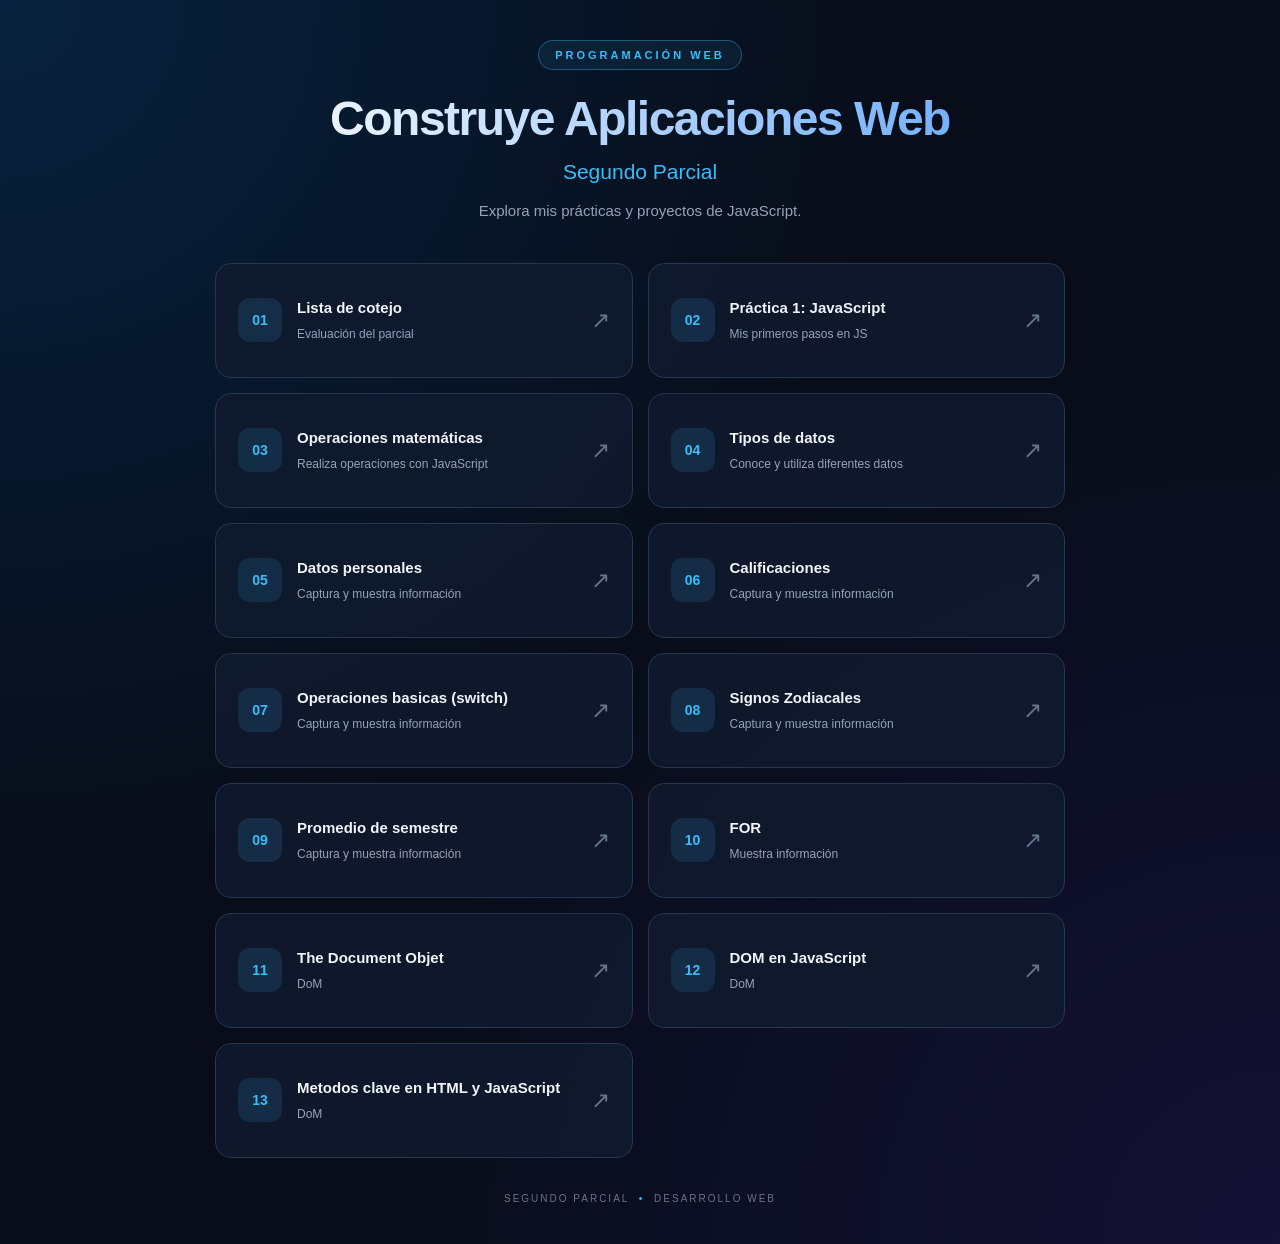
<file: index.html>
<!DOCTYPE html>
<html lang="es">
<head>
    <meta charset="UTF-8">
    <meta name="viewport" content="width=device-width, initial-scale=1.0">
    <title>Construye Aplicaciones Web</title>

    <link rel="stylesheet" href="estilos.css">
</head>
<body>

    <main class="contenedor">

        <header class="encabezado">
            <p class="etiqueta">PROGRAMACIÓN WEB</p>
            <h1>Construye Aplicaciones Web</h1>
            <h2>Segundo Parcial</h2>
            <p class="descripcion">
                Explora mis prácticas y proyectos de JavaScript.
            </p>
        </header>

        <section class="practicas">

            <a href="evaluacion.html" class="tarjeta">
                <span class="numero">01</span>
                <div>
                    <h3>Lista de cotejo</h3>
                    <p>Evaluación del parcial</p>
                </div>
                <span class="flecha">↗</span>
            </a>

            <a href="aprendiendo.html" class="tarjeta">
                <span class="numero">02</span>
                <div>
                    <h3>Práctica 1: JavaScript</h3>
                    <p>Mis primeros pasos en JS</p>
                </div>
                <span class="flecha">↗</span>
            </a>

            <a href="suma.html" class="tarjeta">
                <span class="numero">03</span>
                <div>
                    <h3>Operaciones matemáticas</h3>
                    <p>Realiza operaciones con JavaScript</p>
                </div>
                <span class="flecha">↗</span>
            </a>

            <a href="Datos.html" class="tarjeta">
                <span class="numero">04</span>
                <div>
                    <h3>Tipos de datos</h3>
                    <p>Conoce y utiliza diferentes datos</p>
                </div>
                <span class="flecha">↗</span>
            </a>

            <a href="datosPersonales.html" class="tarjeta">
                <span class="numero">05</span>
                <div>
                    <h3>Datos personales</h3>
                    <p>Captura y muestra información</p>
                </div>
                <span class="flecha">↗</span>
            </a>

            <a href="calificaciones.html" class="tarjeta">
                <span class="numero">06</span>
                <div>
                    <h3>Calificaciones</h3>
                    <p>Captura y muestra información</p>
                </div>
                <span class="flecha">↗</span>
            </a>

            <a href="operacionesBasicas.html" class="tarjeta">
                <span class="numero">07</span>
                <div>
                    <h3>Operaciones basicas (switch)</h3>
                    <p>Captura y muestra información</p>
                </div>
                <span class="flecha">↗</span>
            </a>

            <a href="signosZodiacales.html" class="tarjeta">
                <span class="numero">08</span>
                <div>
                    <h3>Signos Zodiacales</h3>
                    <p>Captura y muestra información</p>
                </div>
                <span class="flecha">↗</span>
            </a>

            <a href="promedio.html" class="tarjeta">
                <span class="numero">09</span>
                <div>
                    <h3>Promedio de semestre</h3>
                    <p>Captura y muestra información</p>
                </div>
                <span class="flecha">↗</span>
            </a>

            <a href="activi0311.html" class="tarjeta">
                <span class="numero">10</span>
                <div>
                    <h3>FOR</h3>
                    <p>Muestra información</p>
                </div>
                <span class="flecha">↗</span>
            </a>

            <a href="demo.html" class="tarjeta">
                <span class="numero">11</span>
                <div>
                    <h3>The Document Objet</h3>
                    <p>DoM</p>
                </div>
                <span class="flecha">↗</span>
            </a>

            <a href="activi0611.html" class="tarjeta">
                <span class="numero">12</span>
                <div>
                    <h3>DOM en JavaScript</h3>
                    <p>DoM</p>
                </div>
                <span class="flecha">↗</span>
            </a>

             <a href="metodosJS.html" class="tarjeta">
                <span class="numero">13</span>
                <div>
                    <h3>Metodos clave en HTML y JavaScript</h3>
                    <p>DoM</p>
                </div>
                <span class="flecha">↗</span>
            </a>

        </section>

        <footer>
            <p>SEGUNDO PARCIAL <span>•</span> DESARROLLO WEB</p>
        </footer>

    </main>

</body>
</html>
</file>
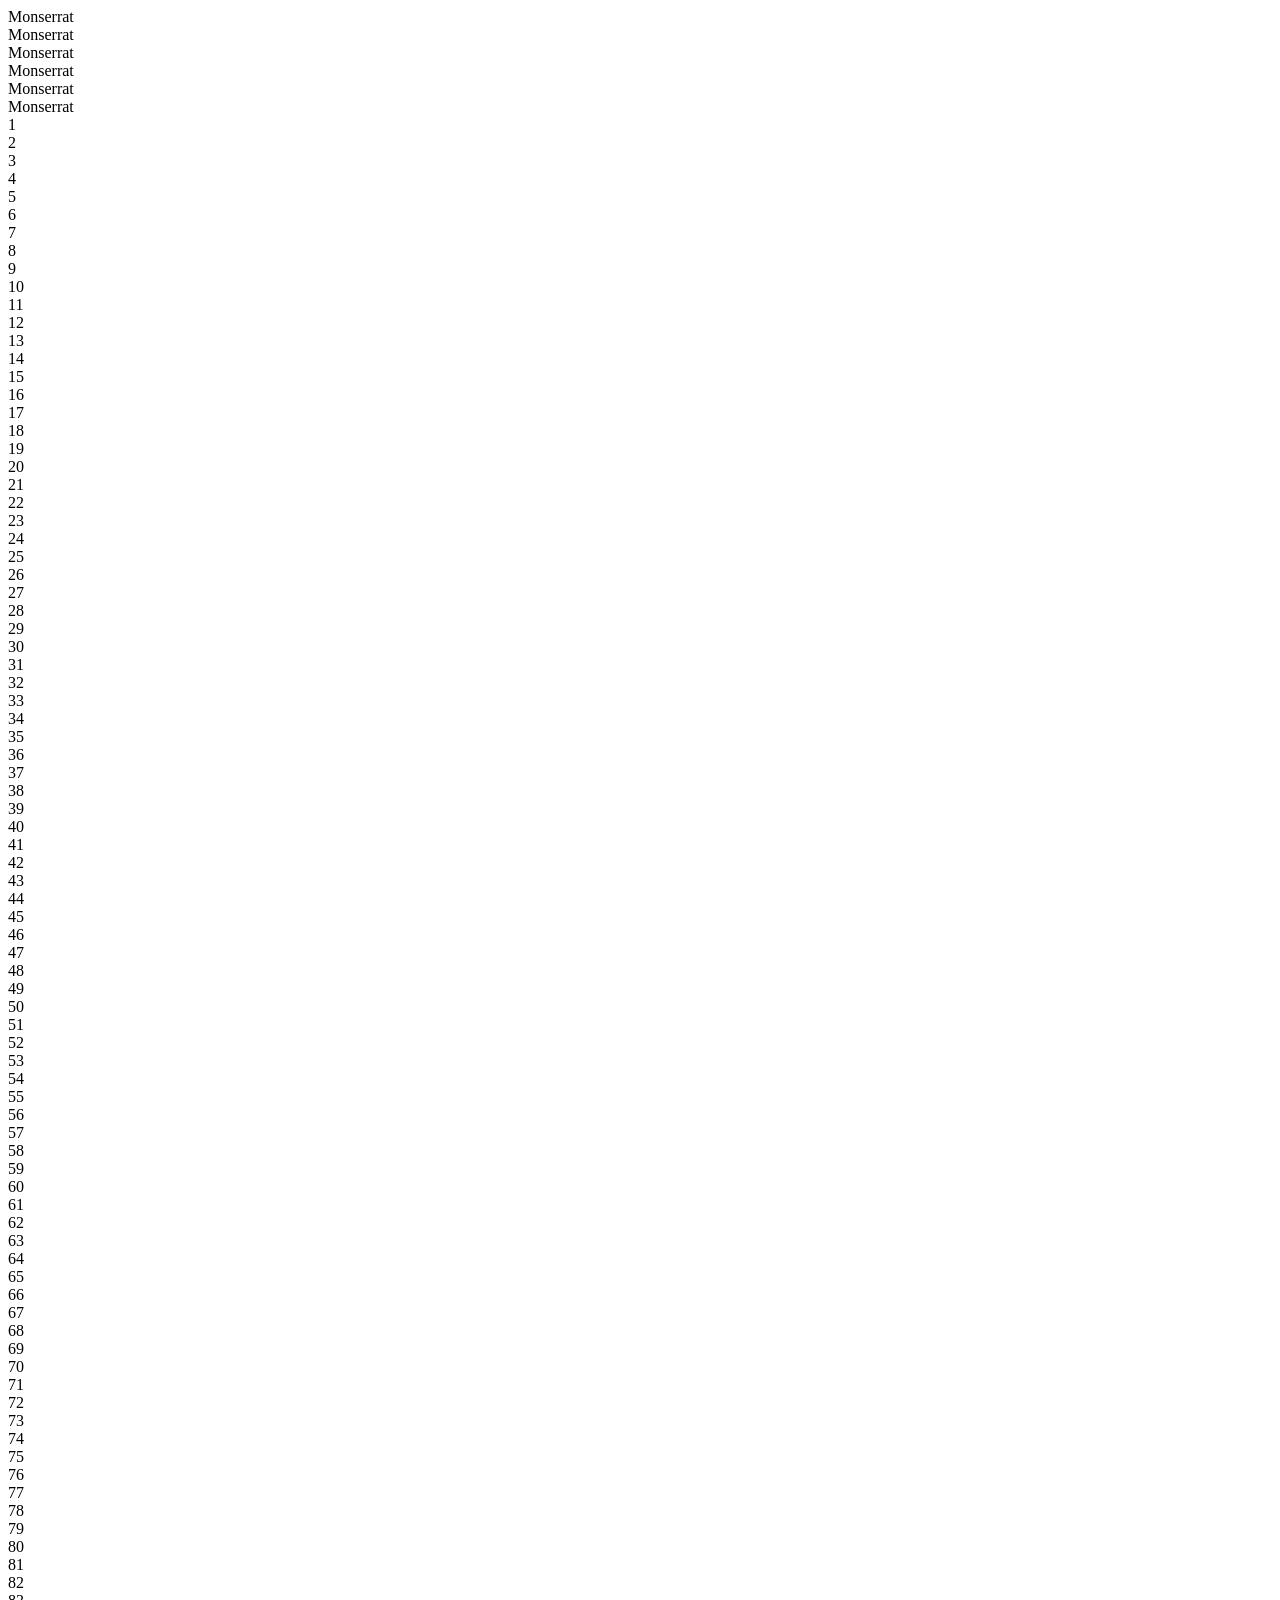
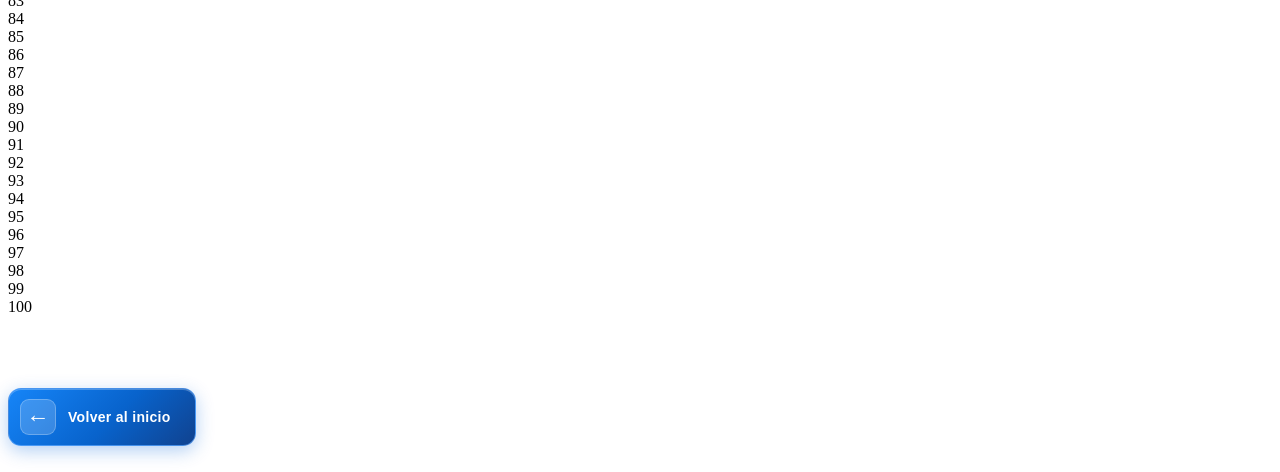
<file: activi0311.html>
<!DOCTYPE html>
<html lang="en">
<head>
    <meta charset="UTF-8">
    <meta name="viewport" content="width=device-width, initial-scale=1.0">
    <title>Document</title>
    <link rel="stylesheet" href="estilo2.css">
</head>
<body>
    <script>
        for(i=0;i<=5;i++){
            document.write("Monserrat" + "<br>");
        }
        
        for(i=1;i<=100;i++){
            document.write(i + "<br>");
        }
        for(i=1;i>=100;i--){
            document.write(i + "<br>");
        }
    </script>
    <br><br><br>
    <a href="index.html" class="btn-regresar">
        <span>←</span> Volver al inicio
    </a>
</body>
</html>
</file>
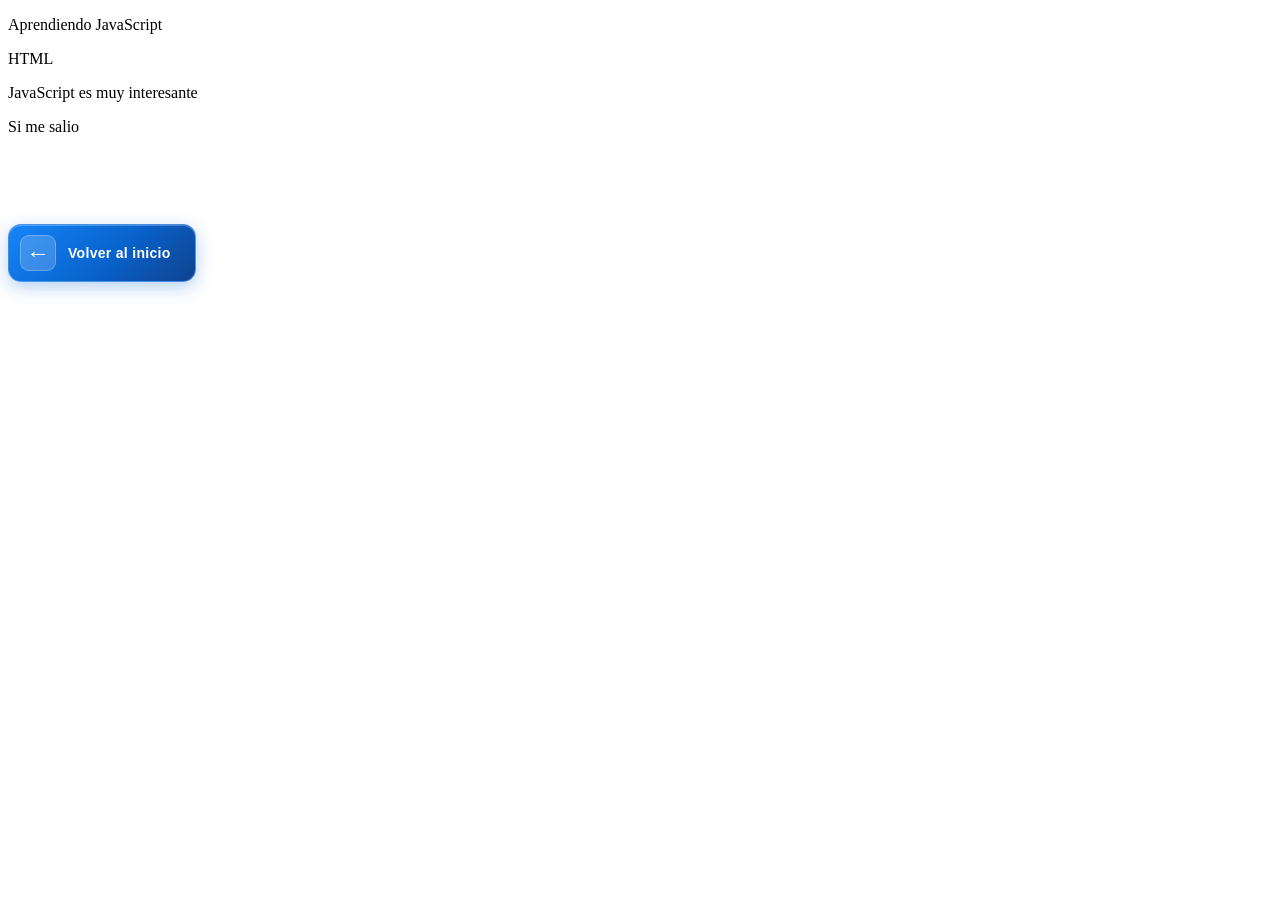
<file: activi0611.html>
<!DOCTYPE html>
<html lang="en">
<head>
    <meta charset="UTF-8">
    <meta name="viewport" content="width=device-width, initial-scale=1.0">
    <title>Document</title>
    <link rel="stylesheet" href="estilo2.css">
</head>
<body>
    <p id="prueba"></p>
    <p id="ejemplo"></p>
    <p id="mensaje"></p>
    <p id="prac"></p>
    <script>
        let elemneto=document.getElementById("prueba");
        elemneto.innerHTML="Aprendiendo JavaScript";
        let ejemplo=document.getElementById("ejemplo");
        ejemplo.innerHTML="Aprendiendo metodos de JavaScript";
        let mensaje=document.getElementById("mensaje");
        mensaje.innerHTML="JavaScript es muy interesante";
        let m=document.querySelector("#prac");
        m.innerHTML="Si me salio";
        let m2=document.querySelector("#ejemplo");
        m2.innerHTML="HTML";
    </script>
    <br><br><br>
    <a href="index.html" class="btn-regresar">
        <span>←</span> Volver al inicio
    </a>
</body>
</html>
</file>
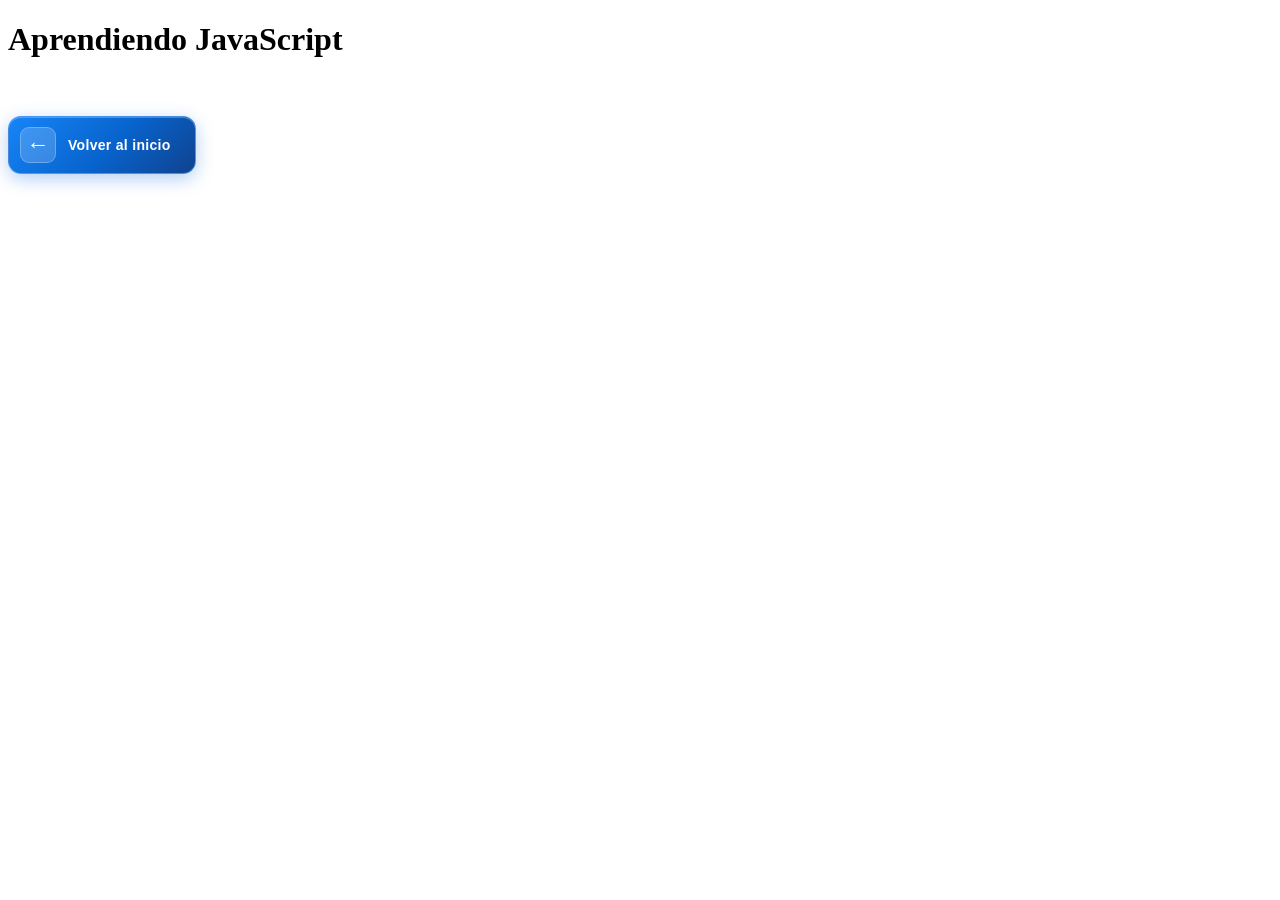
<file: aprendiendo.html>
<!DOCTYPE html>
<html lang="en">
<head>
    <meta charset="UTF-8">
    <meta name="viewport" content="width=device-width, initial-scale=1.0">
    <title>Document</title>
    <link rel="stylesheet" href="estilo2.css">
</head>
<body>
    <h1>Aprendiendo JavaScript</h1>
    <script>
        alert("Hola soy una alarma");
        let nombre="Luis";
        alert("Hola soy " + nombre);
        let edad=prompt("Cuantos años tienes",100);
        alert("Tienes " + edad + "años");
    </script>
    <br>
    <a href="index.html" class="btn-regresar">
        <span>←</span> Volver al inicio
    </a>
</body>
</html>
</file>
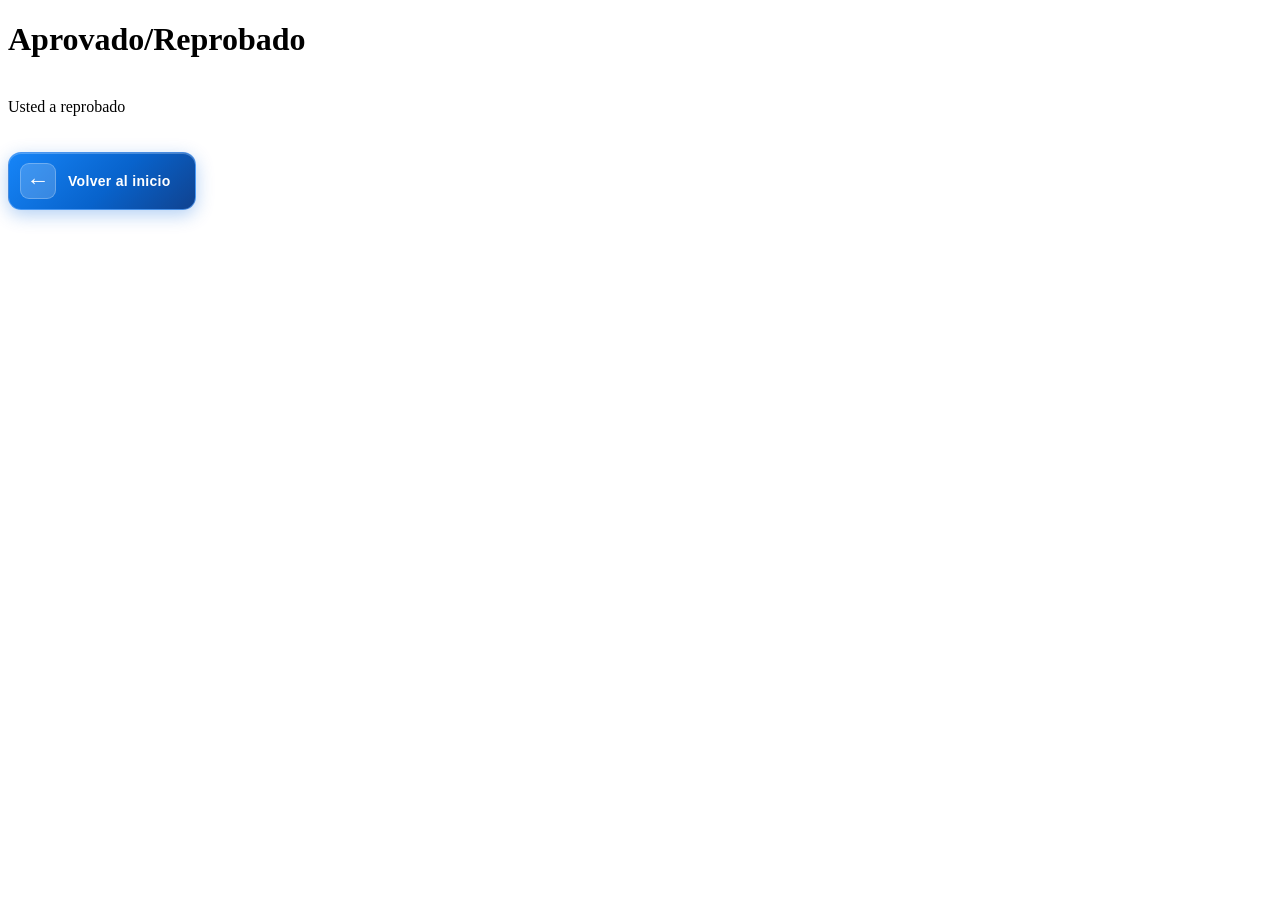
<file: calificaciones.html>
<!DOCTYPE html>
<html lang="en">
<head>
    <meta charset="UTF-8">
    <meta name="viewport" content="width=device-width, initial-scale=1.0">
    <title>Document</title>
    <link rel="stylesheet" href="estilo2.css">
</head>
<body>
    <h1>Aprovado/Reprobado</h1>
    <br>
    <script>
        let calificacion=Number(prompt("Ingresa tu calificacion"));
        if(calificacion >= 6){
            document.write("Usted a aprovado" + "<br>");
        }else{
            document.write("Usted a reprobado");
        }
    </script>
    <br><br>
    <a href="index.html" class="btn-regresar">
        <span>←</span> Volver al inicio
    </a>
</body>
</html>
</file>
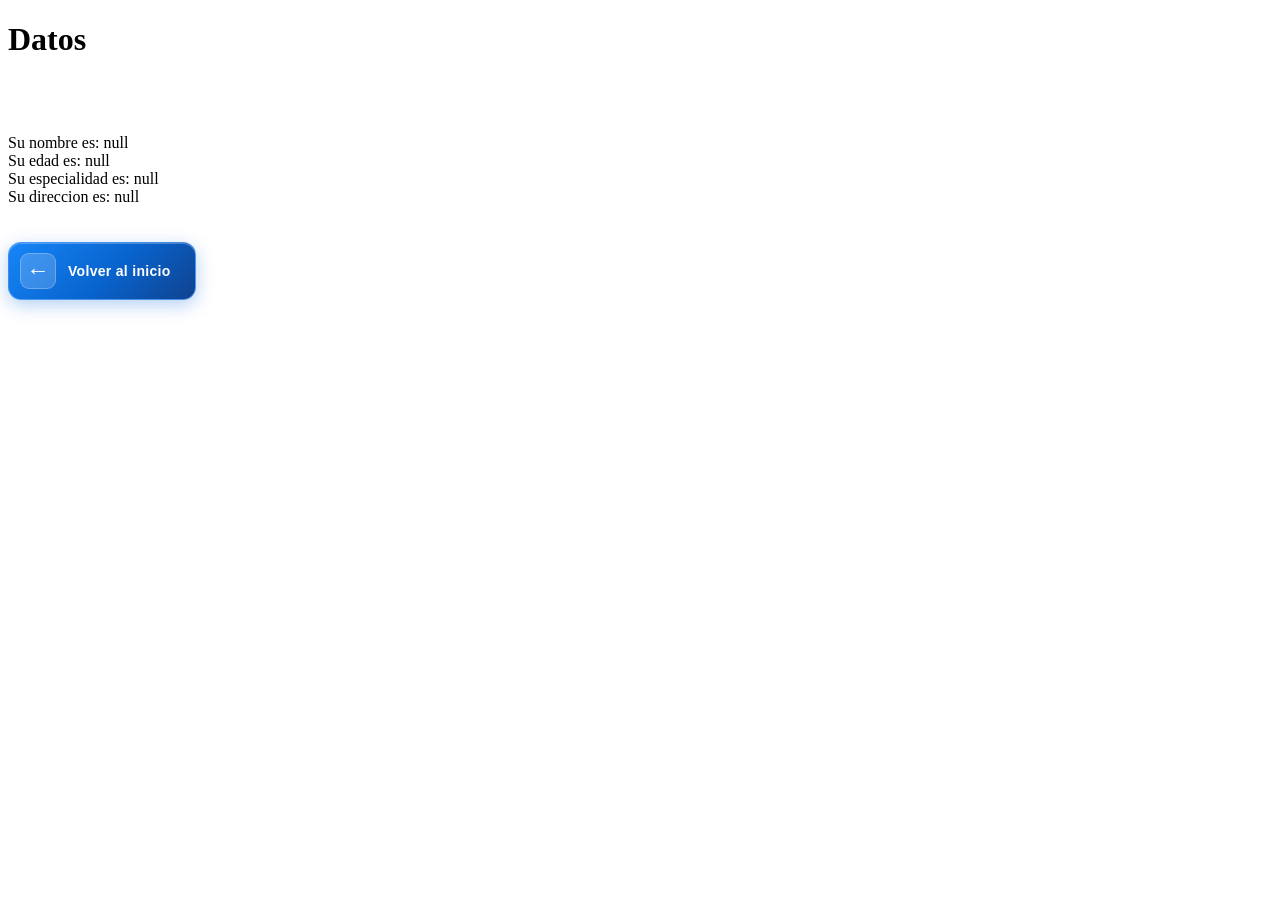
<file: Datos.html>
<!DOCTYPE html>
<html lang="en">
<head>
    <meta charset="UTF-8">
    <meta name="viewport" content="width=device-width, initial-scale=1.0">
    <title>Document</title>
    <link rel="stylesheet" href="estilo2.css">
</head>
<body>
    <h1>Datos</h1>
    <script>
        let nom=prompt("Introduce tu nombre");
        let edad=prompt("Introduce tu edad");
        let espe=prompt("Introduce tu especialidad");
        let direc=prompt("Introducir direccion");
    </script>
    <br><br><br>
    <script>
        document.write("Su nombre es: " + nom + "<br>");
        
        document.write("Su edad es: " + edad + "<br>");
        document.write("Su especialidad es: " + espe + "<br>");
        document.write("Su direccion es: " + direc + "<br>");
    </script>
    <br>
    <a href="index.html" class="btn-regresar">
        <span>←</span> Volver al inicio
    </a>
</body>
</html>
</file>
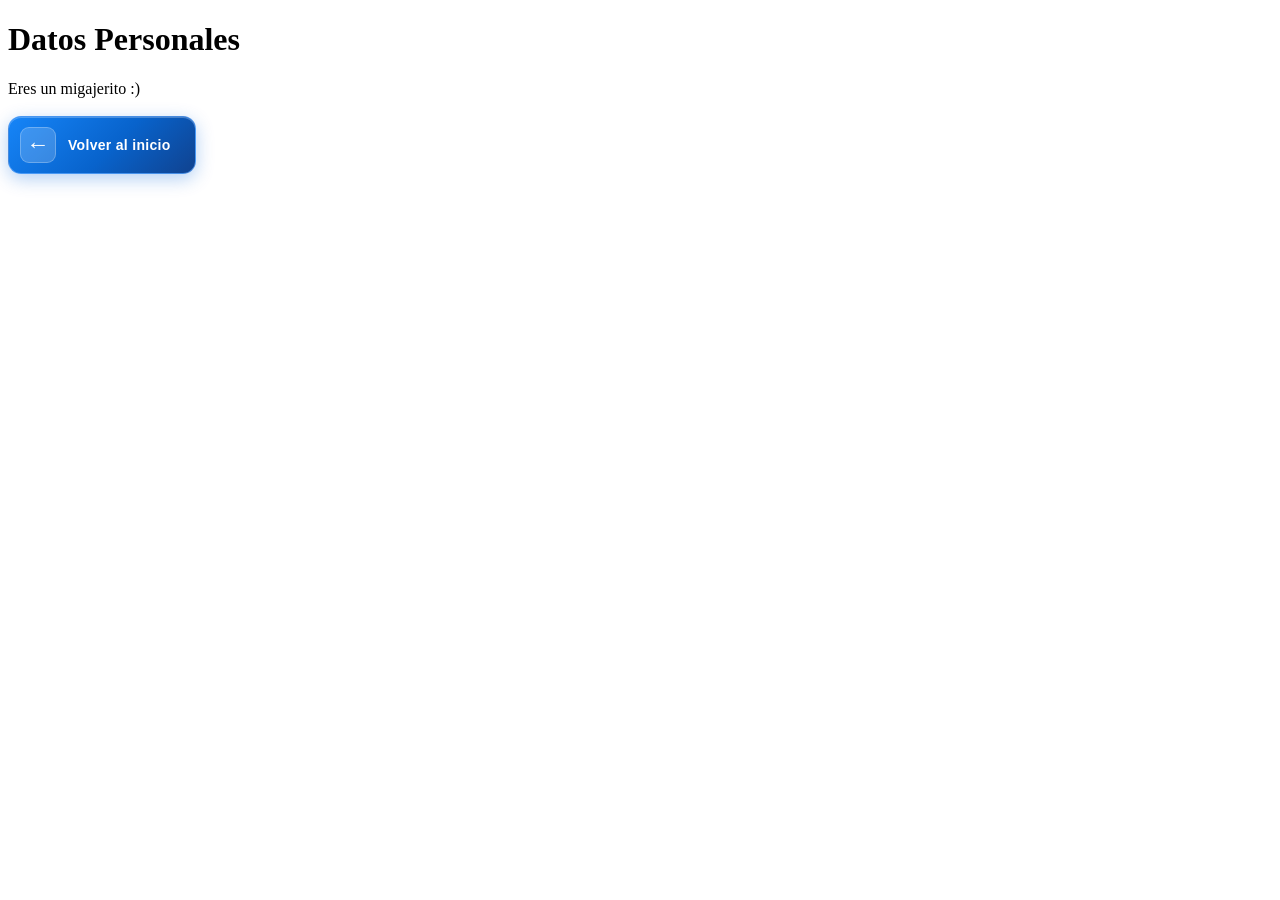
<file: datosPersonales.html>
<!DOCTYPE html>
<html lang="en">
<head>
    <meta charset="UTF-8">
    <meta name="viewport" content="width=device-width, initial-scale=1.0">
    <title>Document</title>
    <link rel="stylesheet" href="estilo2.css">
</head>
<body>
    <h1>Datos Personales</h1>
    <script>
        let continuar=confirm("Desea agregar datos");
        if(continuar){
            let nombre=prompt("Ingresa tu nombre");
            let edad=Number(prompt("Ingresa tu edad"));
            let especialidad=(prompt("Ingresa tu especialidad"));
            let correo=(prompt("Ingresa tu correo"));
        
            document.write("Su nombre es: " + nombre + "<br>");
        
            document.write("Su edad es: " + edad + "<br>");
        
            document.write("Su especialidad es: " + especialidad + "<br>");

            document.write("Su correo es: " + correo);
        }else{
            document.write("Eres un migajerito :)");
        }
    </script>
    <br>
    <a href="index.html" class="btn-regresar">
        <span>←</span> Volver al inicio
    </a>
</body>
</html>
</file>
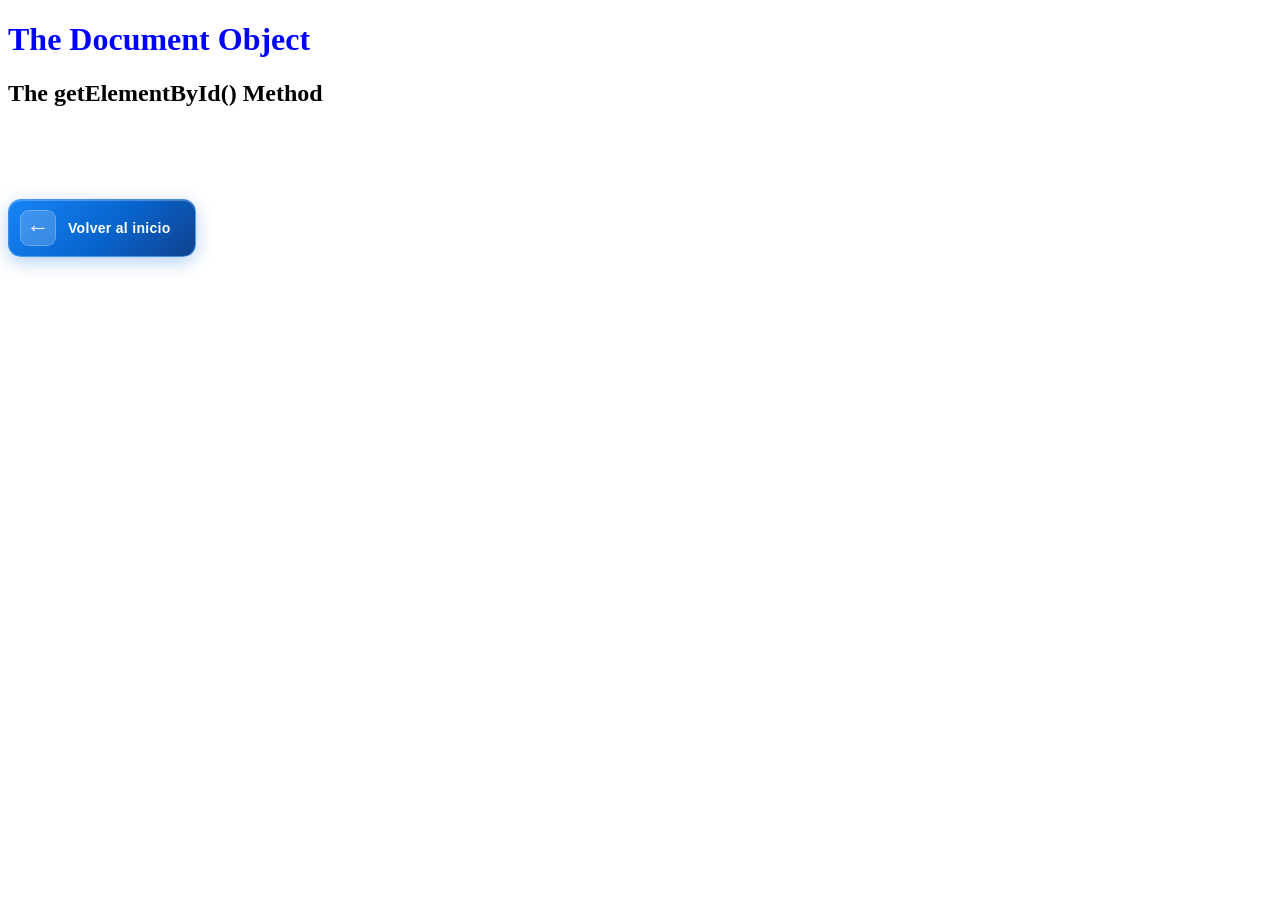
<file: demo.html>
<!DOCTYPE html>
<html lang="en">
<head>
    <meta charset="UTF-8">
    <meta name="viewport" content="width=device-width, initial-scale=1.0">
    <title>Document</title>
    <link rel="stylesheet" href="estilo2.css">
</head>
<body>
    <h1 id="demo">The Document Object</h1>
    <h2>The getElementById() Method</h2>

    <script>
        const myElement = document.getElementById("demo");
        myElement.style.color = "blue";
    </script>
    <br><br><br>
    <a href="index.html" class="btn-regresar">
        <span>←</span> Volver al inicio
    </a>
</body>
</html>
</file>
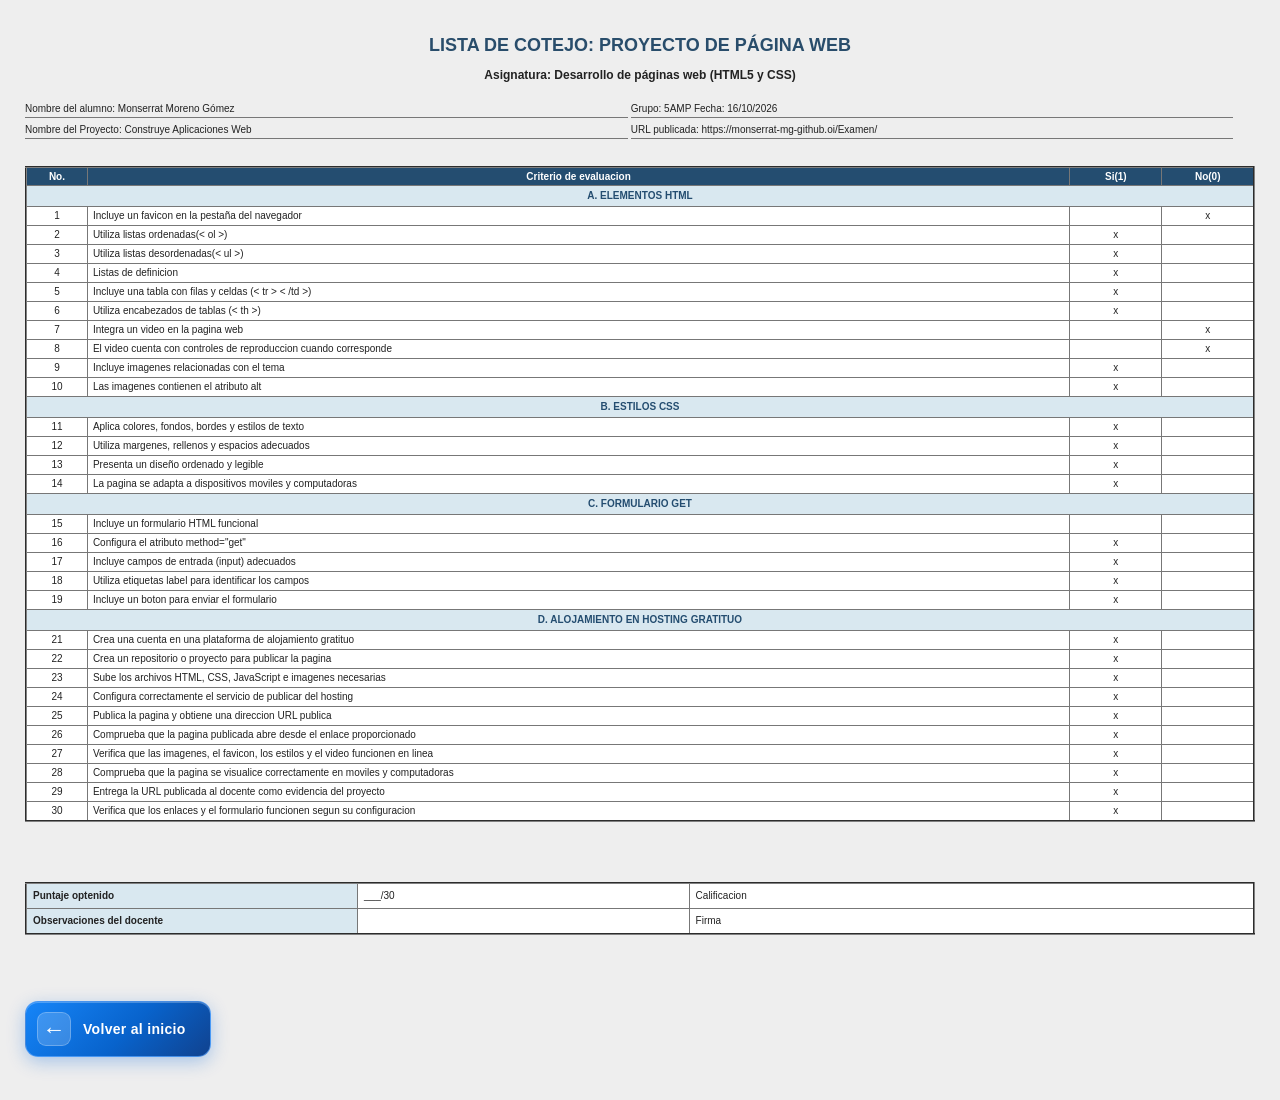
<file: evaluacion.html>
<!DOCTYPE html>
<html lang="en">
<head>
    <meta charset="UTF-8">
    <meta name="viewport" content="width=device-width, initial-scale=1.0">
    <title>Evaluacion</title>
    <link rel="stylesheet" href="estilosEvaluacion.css">
    <link rel="stylesheet" href="estilo2.css">
</head>
<body>
    <h1>LISTA DE COTEJO: PROYECTO DE PÁGINA WEB</h1>
    <h2>Asignatura: Desarrollo de páginas web (HTML5 y CSS)</h2>
    <h3>Nombre del alumno: Monserrat Moreno Gómez</h3>
    <h3>Grupo: 5AMP                 Fecha: 16/10/2026</h3>
    <h3>Nombre del Proyecto: Construye Aplicaciones Web</h3>
    <h3>URL publicada: https://monserrat-mg-github.oi/Examen/</h3>
    <br><br>
    <table border="2">
        <tr>
            <th>No.</th>
            <th>Criterio de evaluacion</th>
            <th>Si(1)</th>
            <th>No(0)</th>
        </tr>
        <tr>
            <td colspan="4">A. ELEMENTOS HTML</td>
        </tr>
        <tr>
            <td>1</td>
            <td>Incluye un favicon en la pestaña del navegador</td>
            <td></td>
            <td>x</td>
        </tr>
        <tr>
            <td>2</td>
            <td>Utiliza listas ordenadas(&lt ol &gt)</td>
            <td>x</td>
            <td></td>
        </tr>
        <tr>
            <td>3</td>
            <td>Utiliza listas desordenadas(&lt ul &gt)</td>
            <td>x</td>
            <td></td>
        </tr>
        <tr>
            <td>4</td>
            <td>Listas de definicion</td>
            <td>x</td>
            <td></td>
        </tr>
        <tr>
            <td>5</td>
            <td>Incluye una tabla con filas y celdas (&lt tr &gt &lt /td &gt)</td>
            <td>x</td>
            <td></td>
        </tr>
        <tr>
            <td>6</td>
            <td>Utiliza encabezados de tablas (&lt th &gt)</td>
            <td>x</td>
            <td></td>
        </tr>
        <tr>
            <td>7</td>
            <td>Integra un video en la pagina web</td>
            <td></td>
            <td>x</td>
        </tr>
        <tr>
            <td>8</td>
            <td>El video cuenta con controles de reproduccion cuando corresponde</td>
            <td></td>
            <td>x</td>
        </tr>
        <tr>
            <td>9</td>
            <td>Incluye imagenes relacionadas con el tema</td>
            <td>x</td>
            <td></td>
        </tr>
        <tr>
            <td>10</td>
            <td>Las imagenes contienen el atributo alt</td>
            <td>x</td>
            <td></td>
        </tr>
        <tr>
            <td colspan="4">B. ESTILOS CSS</td>
        </tr>
        <tr>
            <td>11</td>
            <td>Aplica colores, fondos, bordes y estilos de texto</td>
            <td>x</td>
            <td></td>
        </tr>
        <tr>
            <td>12</td>
            <td>Utiliza margenes, rellenos y espacios adecuados</td>
            <td>x</td>
            <td></td>
        </tr>
        <tr>
            <td>13</td>
            <td>Presenta un diseño ordenado y legible</td>
            <td>x</td>
            <td></td>
        </tr>
        <tr>
            <td>14</td>
            <td>La pagina se adapta a dispositivos moviles y computadoras</td>
            <td>x</td>
            <td></td>
        </tr>
        <tr>
            <td colspan="4">C. FORMULARIO GET</td>
        </tr>
        <tr>
            <td>15</td>
            <td>Incluye un formulario HTML funcional</td>
            <td></td>
            <td></td>
        </tr>
        <tr>
            <td>16</td>
            <td>Configura el atributo method="get"</td>
            <td>x</td>
            <td></td>
        </tr>
        <tr>
            <td>17</td>
            <td>Incluye campos de entrada (input) adecuados</td>
            <td>x</td>
            <td></td>
        </tr>
        <tr>
            <td>18</td>
            <td>Utiliza etiquetas label para identificar los campos</td>
            <td>x</td>
            <td></td>
        </tr>
        <tr>
            <td>19</td>
            <td>Incluye un boton para enviar el formulario</td>
            <td>x</td>
            <td></td>
        </tr>
        <tr>
            <td colspan="4">D. ALOJAMIENTO EN HOSTING GRATITUO</td>
        </tr>
        <tr>
            <td>21</td>
            <td>Crea una cuenta en una plataforma de alojamiento gratituo</td>
            <td>x</td>
            <td></td>
        </tr>
        <tr>
            <td>22</td>
            <td>Crea un repositorio o proyecto para publicar la pagina</td>
            <td>x</td>
            <td></td>
        </tr>
        <tr>
            <td>23</td>
            <td>Sube los archivos HTML, CSS, JavaScript e imagenes necesarias</td>
            <td>x</td>
            <td></td>
        </tr>
        <tr>
            <td>24</td>
            <td>Configura correctamente el servicio de publicar del hosting</td>
            <td>x</td>
            <td></td>
        </tr>
        <tr>
            <td>25</td>
            <td>Publica la pagina y obtiene una direccion URL publica</td>
            <td>x</td>
            <td></td>
        </tr>
        <tr>
            <td>26</td>
            <td>Comprueba que la pagina publicada abre desde el enlace proporcionado</td>
            <td>x</td>
            <td></td>
        </tr>
        <tr>
            <td>27</td>
            <td>Verifica que las imagenes, el favicon, los estilos y el video funcionen en linea</td>
            <td>x</td>
            <td></td>
        </tr>
        <tr>
            <td>28</td>
            <td>Comprueba que la pagina se visualice correctamente en moviles y computadoras</td>
            <td>x</td>
            <td></td>
        </tr>
        <tr>
            <td>29</td>
            <td>Entrega la URL publicada al docente como evidencia del proyecto</td>
            <td>x</td>
            <td></td>
        </tr>
        <tr>
            <td>30</td>
            <td>Verifica que los enlaces y el formulario funcionen segun su configuracion</td>
            <td>x</td>
            <td></td>
        </tr>
    </table>
    <br><br>
    <table border="2">
        <tr>
            <td>Puntaje optenido</td><br>
            <td>___/30</td>
            <td>Calificacion</td>
        </tr>
        <tr>
            <td>Observaciones del docente</td>
            <td></td>
            <td>Firma</td>
        </tr>
    </table>
    <br><br><br>
    <a href="index.html" class="btn-regresar">
        <span>←</span> Volver al inicio
    </a>
</body>
</html>
</file>
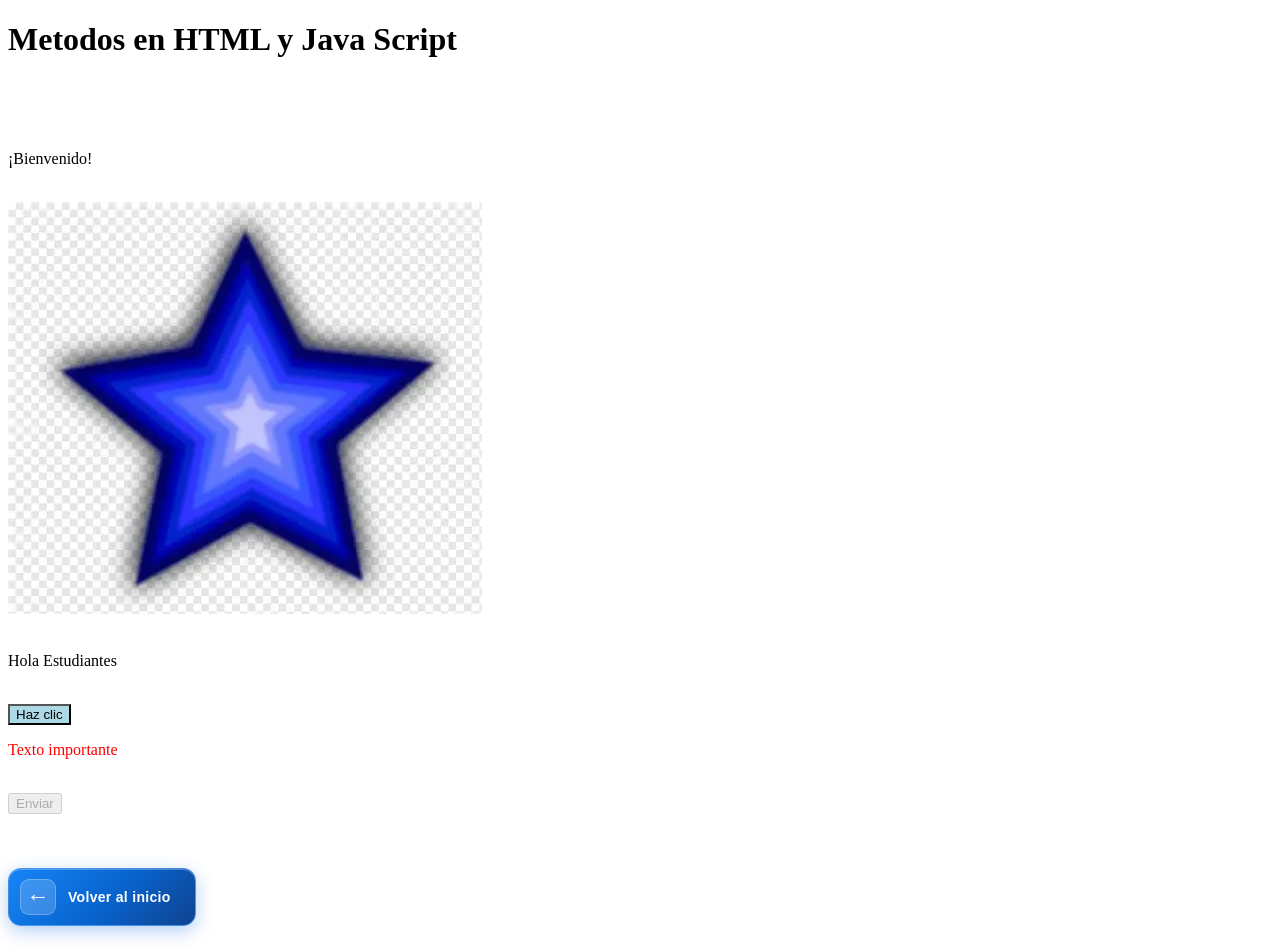
<file: metodosJS.html>
<!DOCTYPE html>
<html lang="en">
<head>
    <meta charset="UTF-8">
    <meta name="viewport" content="width=device-width, initial-scale=1.0">
    <title>Document</title>
    <link rel="stylesheet" href="estilo2.css">
</head>
<body>
    <h1>Metodos en HTML y Java Script</h1>
    <br><br><br>

    <p id="mensaje">Hola mundo</p>
    <script>
        document.getElementById("mensaje").innerHTML="¡Bienvenido!";
    </script>

    <br>

    <div id="imagen"></div>
    <script>
        document.getElementById("imagen").innerHTML='<img src="logo.webp" alt="Logo">';
    </script>

    <br>

    <p id="aviso">Mensaje inicial</p>
    <script>
        var elemneto=document.getElementById("aviso");
        elemneto.textContent="Hola Estudiantes";
    </script>

    <br>

    <button id="btn">Haz clic</button>
    <script>
        document.getElementById("btn").style.backgroundColor="lightblue";
    </script>

    <br>

    <p class="destacado">Texto importante</p>
    <script>
        document.querySelector(".destacado").style.color="red";
    </script>

    <br>

    <button class="btn">Enviar</button>
    <script>
        document.querySelector(".btn").disabled=true;
    </script>
    <br><br><br>
    <a href="index.html" class="btn-regresar">
        <span>←</span> Volver al inicio
    </a>
</body> 
</html>
</file>
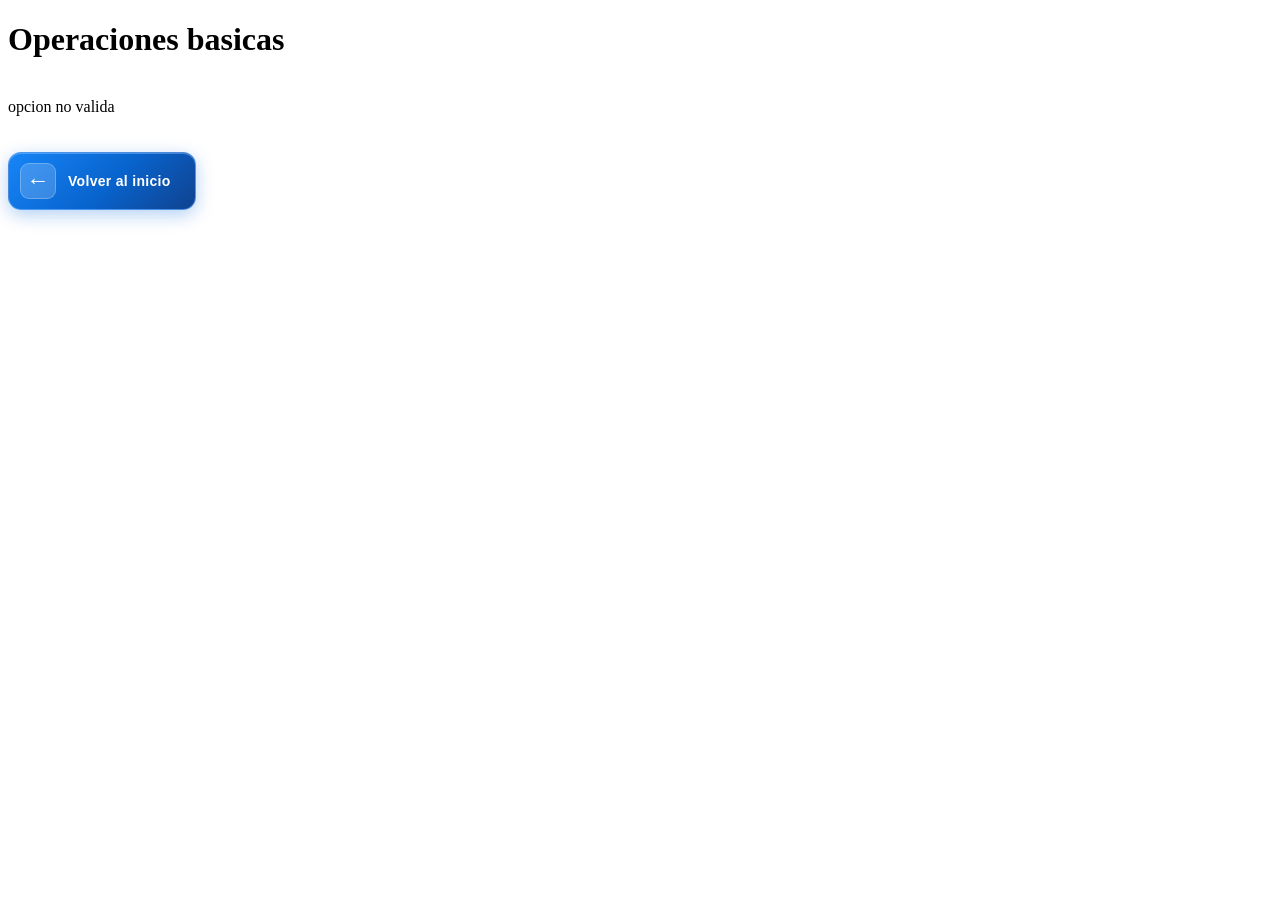
<file: operacionesBasicas.html>
<!DOCTYPE html>
<html lang="en">
<head>
    <meta charset="UTF-8">
    <meta name="viewport" content="width=device-width, initial-scale=1.0">
    <title>Document</title>
    <link rel="stylesheet" href="estilo2.css">
</head>
<body>
    <h1>Operaciones basicas</h1>
    <br>
    <script>
        let n1=Number(prompt("Ingresa el primer numero"));
        let n2=Number(prompt("Ingresa el sugundo numero"));
        let opcion=(prompt("Con letra minuscula, ingresa alguna de las sigientes opciones:          " + "suma/resta/multiplicacion/divicion"));
        switch(opcion){
            case 'suma':
                let suma = n1 + n2;
                document.write("El resultado de la suma es: " + suma);
            break;
            case 'resta':
                let resta = n1 - n2;
                document.write("El resultado de la resta es: " + resta);
            break;
            case 'multiplicacion':
                let multiplicacion = n1 * n2;
                document.write("El resultado de la multiplicacion es: " + multiplicacion);
            break;
            case 'divicion':
                let divicion = n1 / n2;
                document.write("El resultado de la divicion es: " + divicion);
            break;
            default:
                document.write("opcion no valida");
        }
    </script>
    <br><br>
    <a href="index.html" class="btn-regresar">
        <span>←</span> Volver al inicio
    </a>
</body>
</html>
</file>
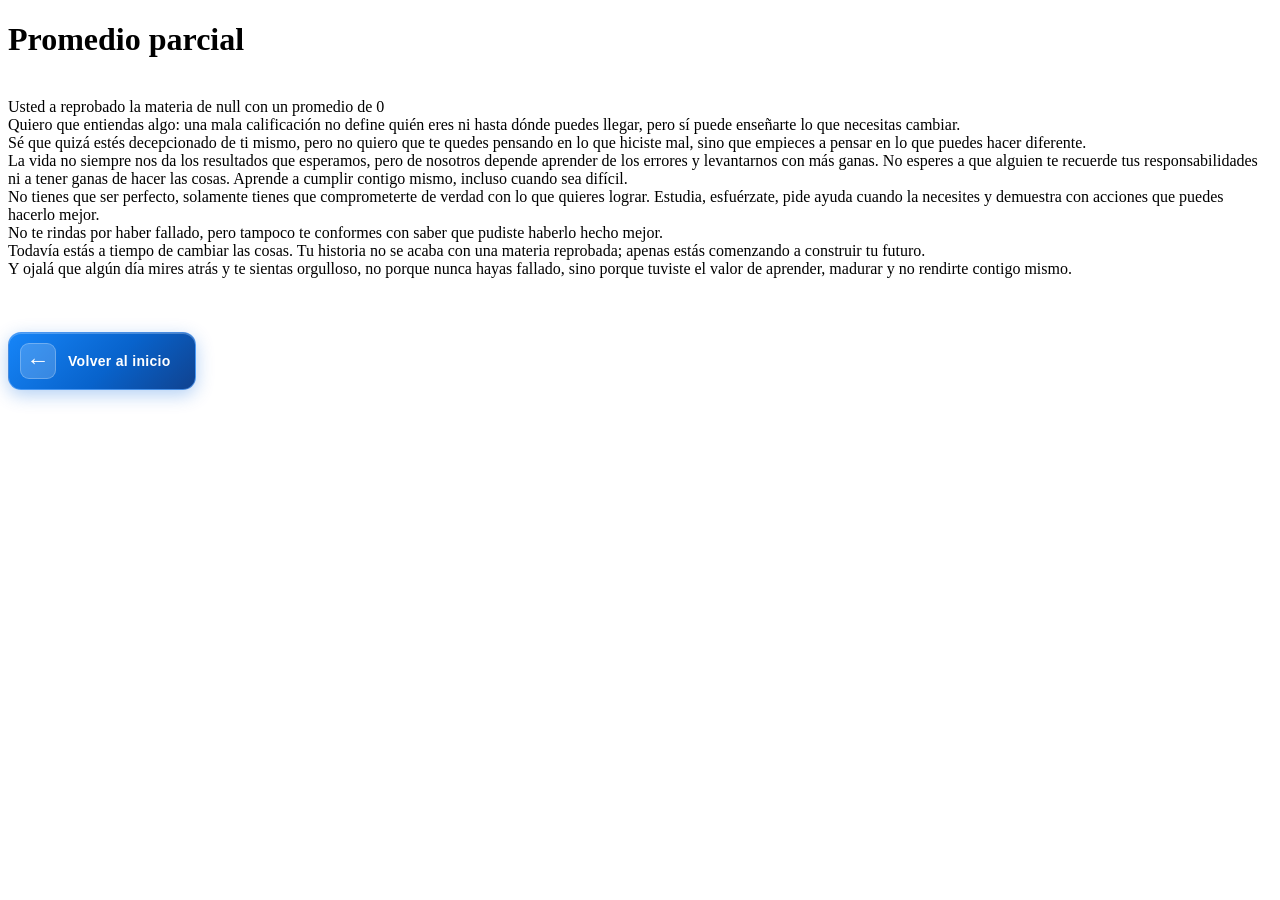
<file: promedio.html>
<!DOCTYPE html>
<html lang="en">
<head>
    <meta charset="UTF-8">
    <meta name="viewport" content="width=device-width, initial-scale=1.0">
    <title>Document</title>
    <link rel="stylesheet" href="estilo2.css">
</head>
<body>
    <h1>Promedio parcial</h1>
    <br>
    <script>
        let r=prompt("Ingresa el nombre de tu materia");
        let m=Number(prompt("Escribe la calificacion de tu primer parcial"));
        let p=Number(prompt("Escribe la calificacion de tu segundo parcial"));
        let c=Number(prompt("Escribe la calificacion de tu tercer parcial"));

        let suma = m + p + c;
        let promedio = suma / 3;
        if(promedio >= 6){
            document.write("Usted tiene un promedio aceptable de " + promedio + " en la materia " + r);
        }else{
            document.write("Usted a reprobado la materia de " + r + " con un promedio de " + promedio + "<br>");
            document.write("Quiero que entiendas algo: una mala calificación no define quién eres ni hasta dónde puedes llegar, pero sí puede enseñarte lo que necesitas cambiar." + "<br>");
            document.write("Sé que quizá estés decepcionado de ti mismo, pero no quiero que te quedes pensando en lo que hiciste mal, sino que empieces a pensar en lo que puedes hacer diferente." + "<br>");
            document.write("La vida no siempre nos da los resultados que esperamos, pero de nosotros depende aprender de los errores y levantarnos con más ganas. No esperes a que alguien te recuerde tus responsabilidades ni a tener ganas de hacer las cosas. Aprende a cumplir contigo mismo, incluso cuando sea difícil." + "<br>");
            document.write("No tienes que ser perfecto, solamente tienes que comprometerte de verdad con lo que quieres lograr. Estudia, esfuérzate, pide ayuda cuando la necesites y demuestra con acciones que puedes hacerlo mejor." + "<br>");
            document.write("No te rindas por haber fallado, pero tampoco te conformes con saber que pudiste haberlo hecho mejor." + "<br>");
            document.write("Todavía estás a tiempo de cambiar las cosas. Tu historia no se acaba con una materia reprobada; apenas estás comenzando a construir tu futuro." + "<br>");
            document.write("Y ojalá que algún día mires atrás y te sientas orgulloso, no porque nunca hayas fallado, sino porque tuviste el valor de aprender, madurar y no rendirte contigo mismo. " + "<br>");
        }
    </script>
    <br><br>
    <a href="index.html" class="btn-regresar">
        <span>←</span> Volver al inicio
    </a>
</body>
</html>
</file>
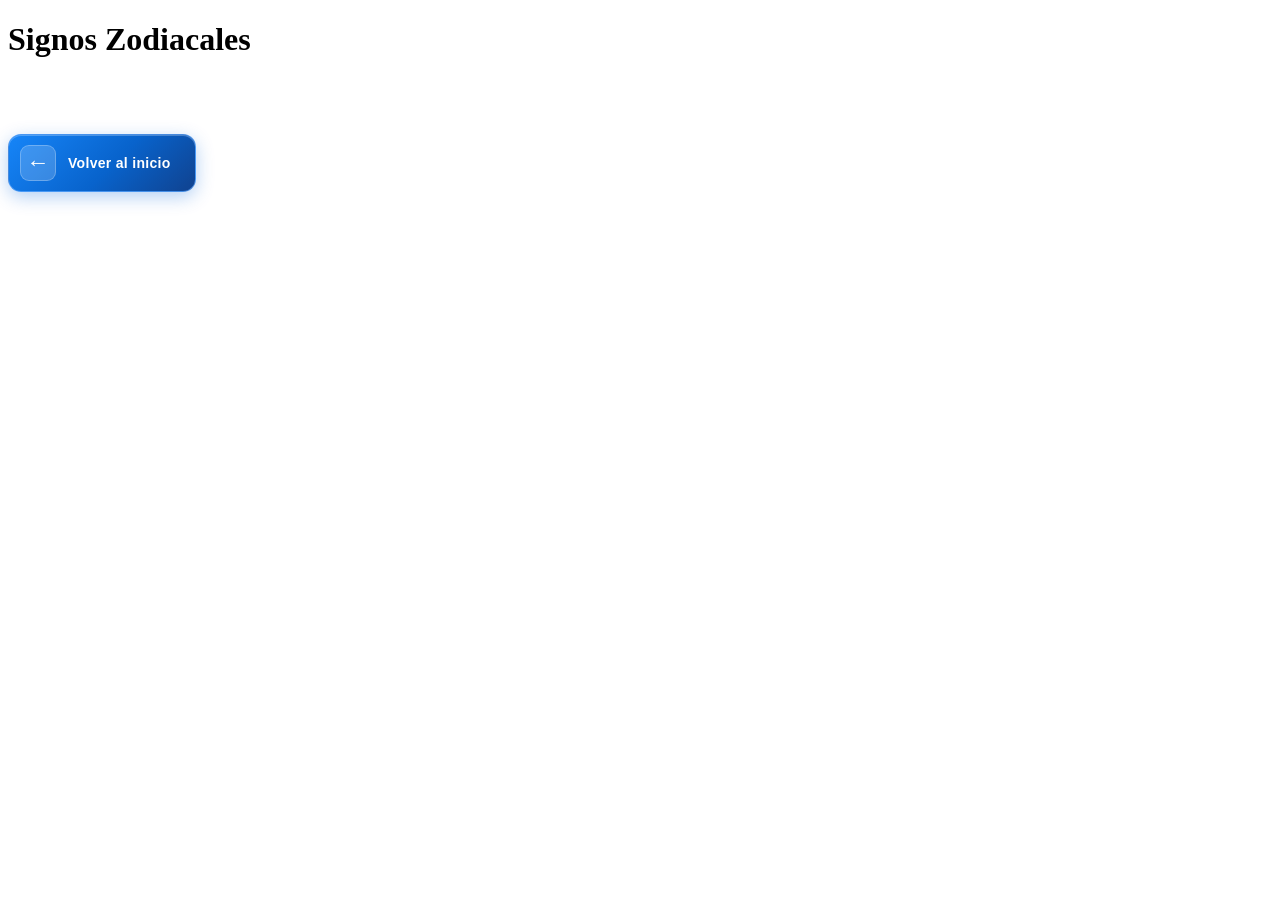
<file: signosZodiacales.html>
<!DOCTYPE html>
<html lang="en">
<head>
    <meta charset="UTF-8">
    <meta name="viewport" content="width=device-width, initial-scale=1.0">
    <title>Document</title>
    <link rel="stylesheet" href="estilo2.css">
</head>
<body>
    <h1>Signos Zodiacales</h1>

    <script>
        let fecha = prompt("Ingresa tu fecha de cumpleaños en formato DD/MM. Ejemplo: 19/01");

        let partes = fecha.split("/");
        let dia = parseInt(partes[0]);
        let mes = parseInt(partes[1]);
    
        switch (true) {
             // ENERO
            case (mes == 1 && dia >= 1 && dia <= 19):
            // DICIEMBRE
            case (mes == 12 && dia >= 22 && dia <= 31):
                document.write("<h2>Capricornio</h2>");
                document.write("<p>Fechas: 22 de diciembre al 19 de enero.</p>");
                document.write("<p>Características: disciplina, perseverancia y responsabilidad.</p>");
                break;

            case (mes == 1 && dia >= 20 && dia <= 31):
            // FEBRERO
            case (mes == 2 && dia >= 1 && dia <= 18):
                document.write("<h2>Acuario</h2>");
                document.write("<p>Fechas: 20 de enero al 18 de febrero.</p>");
                document.write("<p>Características: originalidad, independencia y creatividad.</p>");
                break;

            case (mes == 2 && dia >= 19 && dia <= 29):
            // MARZO
            case (mes == 3 && dia >= 1 && dia <= 20):
                document.write("<h2>Piscis</h2>");
                document.write("<p>Fechas: 19 de febrero al 20 de marzo.</p>");
                document.write("<p>Características: imaginación, sensibilidad y empatía.</p>");
                break;

            case (mes == 3 && dia >= 21 && dia <= 31):
            // ABRIL
            case (mes == 4 && dia >= 1 && dia <= 19):
                document.write("<h2>Aries</h2>");
                document.write("<p>Fechas: 21 de marzo al 19 de abril.</p>");
                document.write("<p>Características: energía, iniciativa y valentía.</p>");
                break;

            case (mes == 4 && dia >= 20 && dia <= 30):
            // MAYO
            case (mes == 5 && dia >= 1 && dia <= 20):
                document.write("<h2>Tauro</h2>");
                document.write("<p>Fechas: 20 de abril al 20 de mayo.</p>");
                document.write("<p>Características: paciencia, constancia y lealtad.</p>");
                break;

            case (mes == 5 && dia >= 21 && dia <= 31):
            // JUNIO
            case (mes == 6 && dia >= 1 && dia <= 20):
                document.write("<h2>Géminis</h2>");
                document.write("<p>Fechas: 21 de mayo al 20 de junio.</p>");
                document.write("<p>Características: curiosidad, comunicación y adaptabilidad.</p>");
                break;

            case (mes == 6 && dia >= 21 && dia <= 30):
            // JULIO
            case (mes == 7 && dia >= 1 && dia <= 22):
                document.write("<h2>Cáncer</h2>");
                document.write("<p>Fechas: 21 de junio al 22 de julio.</p>");
                document.write("<p>Características: sensibilidad, empatía y cariño.</p>");
                break;

            case (mes == 7 && dia >= 23 && dia <= 31):
            // AGOSTO
            case (mes == 8 && dia >= 1 && dia <= 22):
                document.write("<h2>Leo</h2>");
                document.write("<p>Fechas: 23 de julio al 22 de agosto.</p>");
                document.write("<p>Características: creatividad, confianza y entusiasmo.</p>");
                break;

            case (mes == 8 && dia >= 23 && dia <= 31):
            // SEPTIEMBRE
            case (mes == 9 && dia >= 1 && dia <= 22):
                document.write("<h2>Virgo</h2>");
                document.write("<p>Fechas: 23 de agosto al 22 de septiembre.</p>");
                document.write("<p>Características: organización, observación y responsabilidad.</p>");
                break;

            case (mes == 9 && dia >= 23 && dia <= 30):
            // OCTUBRE
            case (mes == 10 && dia >= 1 && dia <= 22):
                document.write("<h2>Libra</h2>");
                document.write("<p>Fechas: 23 de septiembre al 22 de octubre.</p>");
                document.write("<p>Características: equilibrio, diplomacia y cooperación.</p>");
                break;

            case (mes == 10 && dia >= 23 && dia <= 31):
            // NOVIEMBRE
            case (mes == 11 && dia >= 1 && dia <= 21):
                document.write("<h2>Escorpio</h2>");
                document.write("<p>Fechas: 23 de octubre al 21 de noviembre.</p>");
                document.write("<p>Características: determinación, intensidad e intuición.</p>");
                break;

            case (mes == 11 && dia >= 22 && dia <= 30):
            // DICIEMBRE
            case (mes == 12 && dia >= 1 && dia <= 21):
                document.write("<h2>Sagitario</h2>");
                document.write("<p>Fechas: 22 de noviembre al 21 de diciembre.</p>");
                document.write("<p>Características: optimismo, aventura y libertad.</p>");
                break;

            default:
                document.write("<h2>Fecha no válida</h2>");
                document.write("<p>Ingresa una fecha correcta en formato DD/MM.</p>");
        }
    </script>
    <br><br>
    <a href="index.html" class="btn-regresar">
        <span>←</span> Volver al inicio
    </a>
</body>
</html>
</file>
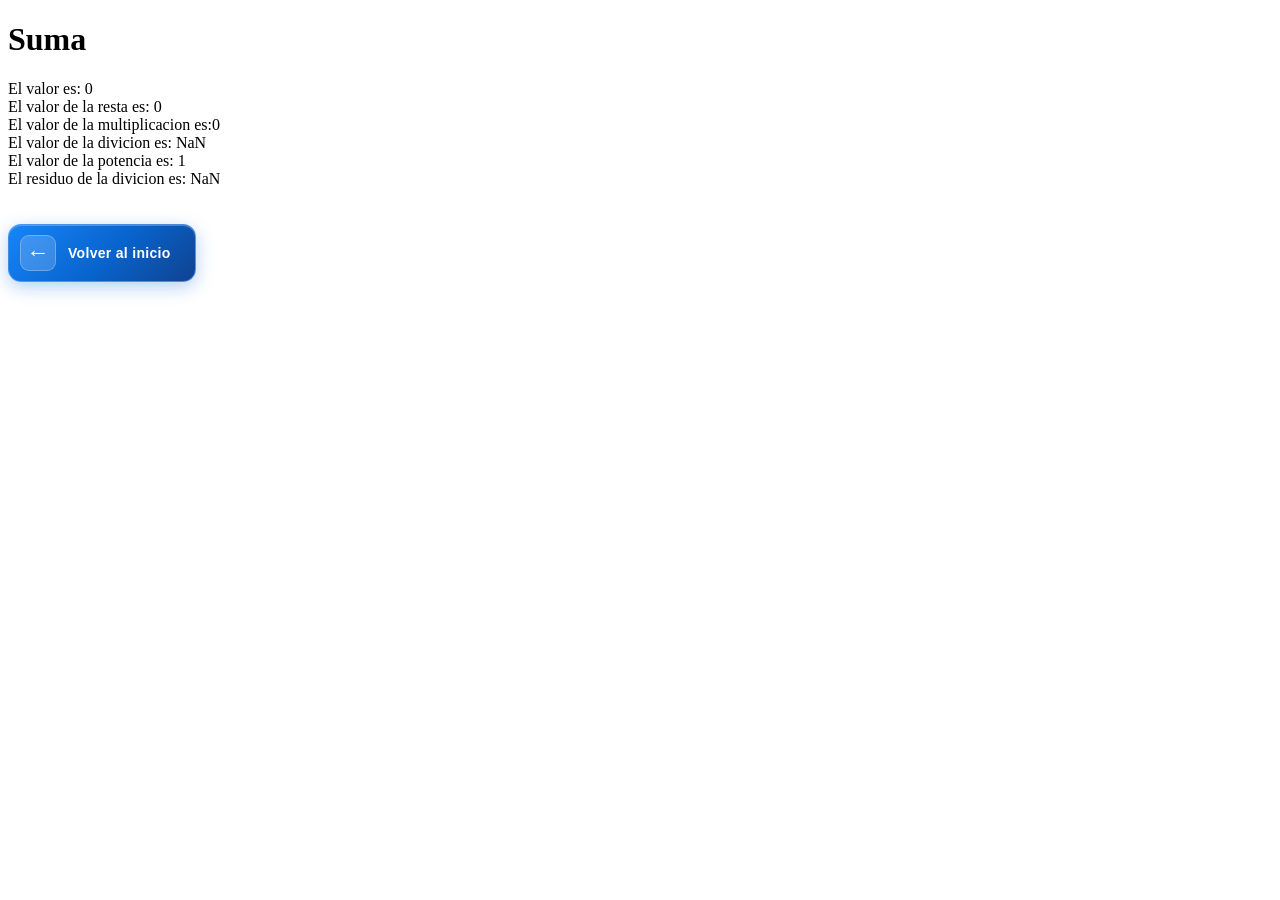
<file: suma.html>
<!DOCTYPE html>
<html lang="en">
<head>
    <meta charset="UTF-8">
    <meta name="viewport" content="width=device-width, initial-scale=1.0">
    <title>Document</title>
    <link rel="stylesheet" href="estilo2.css">
</head>
<body>
    <h1>Suma</h1>
    <script>
        let N1=Number(prompt('introduce el primer numero'));
        let N2=Number(prompt('introduce el segundo numero'));
        
        let suma=N1+N2;
        let resta=N1-N2;
        let multi=N1*N2;
        let divi=N1/N2;
        let poten=N1**N2;
        let resi=N1%N2;
        document.write("El valor es: " + suma + "<br>");
        document.write("El valor de la resta es: " + resta + "<br>");
        document.write("El valor de la multiplicacion es:" + multi + "<br>");
        document.write("El valor de la divicion es: " + divi + "<br>");
        document.write("El valor de la potencia es: " + poten + "<br>");
        document.write("El residuo de la divicion es: " + resi + "<br>");
    </script>
    <br>
    <a href="index.html" class="btn-regresar">
        <span>←</span> Volver al inicio
    </a>
</body>
</html>
</file>
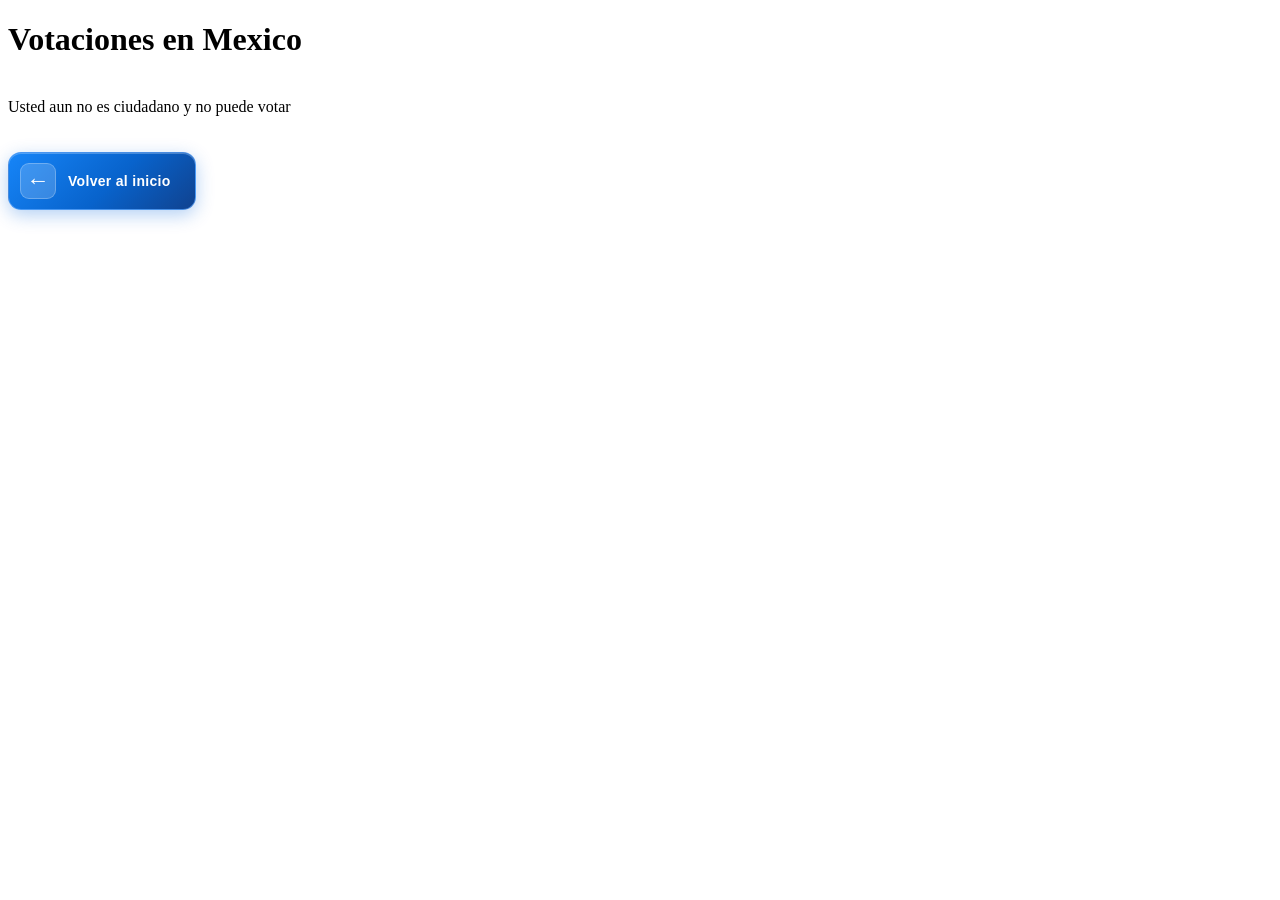
<file: votacion.html>
<!DOCTYPE html>
<html lang="en">
<head>
    <meta charset="UTF-8">
    <meta name="viewport" content="width=device-width, initial-scale=1.0">
    <title>Document</title>
    <link rel="stylesheet" href="estilo2.css">
</head>
<body>
    <h1>Votaciones en Mexico</h1>
    <br>
    <script>
        let edad=Number(prompt("Ingrese su edad"));
        if(edad >= 18){
            document.write("Usted puede votar" + "<br>");
        }else{
            document.write("Usted aun no es ciudadano y no puede votar");
        }
    </script>
    <br><br>
    <a href="index.html" class="btn-regresar">
        <span>←</span> Volver al inicio
    </a>
</body>
</html>
</file>
<file: estilos.css>
/* CONFIGURACIÓN GENERAL */
* {
    margin: 0;
    padding: 0;
    box-sizing: border-box;
}

body {
    min-height: 100vh;
    font-family: 'Segoe UI', Arial, sans-serif;
    background: #080d19;
    color: #f1f5f9;
    display: flex;
    justify-content: center;
    align-items: center;
    padding: 40px 20px;

    background-image:
        radial-gradient(ellipse at top left,
        rgba(0, 140, 255, 0.16), transparent 50%),
        radial-gradient(ellipse at bottom right,
        rgba(102, 51, 255, 0.12), transparent 50%);
}

/* CONTENEDOR PRINCIPAL */
.contenedor {
    width: 100%;
    max-width: 850px;
}

/* ENCABEZADO */
.encabezado {
    text-align: center;
    margin-bottom: 40px;
}

.etiqueta {
    display: inline-block;
    color: #38bdf8;
    border: 1px solid rgba(56, 189, 248, 0.35);
    background: rgba(56, 189, 248, 0.08);
    padding: 8px 16px;
    border-radius: 30px;
    font-size: 11px;
    font-weight: bold;
    letter-spacing: 3px;
    margin-bottom: 20px;
}

h1 {
    font-size: clamp(30px, 5vw, 48px);
    font-weight: 800;
    letter-spacing: -1.5px;
    line-height: 1.2;
    margin-bottom: 12px;

    background: linear-gradient(90deg, #ffffff, #60a5fa);
    -webkit-background-clip: text;
    background-clip: text;
    color: transparent;
}

h2 {
    color: #38bdf8;
    font-size: 21px;
    font-weight: 500;
    margin-bottom: 15px;
}

.descripcion {
    color: #94a3b8;
    font-size: 15px;
    line-height: 1.6;
}

/* LISTA DE PRÁCTICAS */
.practicas {
    display: grid;
    grid-template-columns: repeat(2, minmax(0, 1fr));
    gap: 15px;
}

/* TARJETAS */
.tarjeta {
    display: flex;
    align-items: center;
    gap: 15px;

    padding: 22px;
    min-height: 115px;

    text-decoration: none;
    color: #f1f5f9;

    background: rgba(17, 27, 46, 0.85);
    border: 1px solid #26364f;
    border-radius: 16px;

    transition: all 0.3s ease;
}

/* NÚMERO DE CADA TARJETA */
.numero {
    display: flex;
    justify-content: center;
    align-items: center;

    min-width: 44px;
    height: 44px;

    border-radius: 12px;
    background: rgba(56, 189, 248, 0.12);
    color: #38bdf8;

    font-size: 14px;
    font-weight: bold;
}

/* TEXTO */
.tarjeta div {
    flex: 1;
    min-width: 0;
}

.tarjeta h3 {
    font-size: 15px;
    margin-bottom: 7px;
    line-height: 1.4;
}

.tarjeta p {
    font-size: 12px;
    color: #94a3b8;
    line-height: 1.5;
}

/* FLECHA */
.flecha {
    color: #64748b;
    font-size: 23px;
    transition: all 0.3s ease;
}

/* EFECTO AL PASAR EL CURSOR */
.tarjeta:hover {
    transform: translateY(-5px);
    border-color: #38bdf8;
    background: #14243b;
    box-shadow: 0 10px 30px rgba(0, 140, 255, 0.12);
}

.tarjeta:hover .numero {
    background: #38bdf8;
    color: #080d19;
}

.tarjeta:hover .flecha {
    color: #38bdf8;
    transform: translate(3px, -3px);
}

/* PIE DE PÁGINA */
footer {
    text-align: center;
    margin-top: 35px;
    color: #64748b;
    font-size: 10px;
    letter-spacing: 2px;
}

footer span {
    color: #38bdf8;
    padding: 0 5px;
}

/* ADAPTACIÓN A CELULARES */
@media (max-width: 600px) {
    body {
        padding: 30px 16px;
        align-items: flex-start;
    }

    .encabezado {
        margin-top: 20px;
        margin-bottom: 30px;
    }

    .practicas {
        grid-template-columns: 1fr;
    }

    .tarjeta {
        padding: 18px;
    }

    footer {
        line-height: 1.8;
    }
}
</file>
<file: estilo2.css>
/* =========================================
   BOTÓN REGRESAR - DISEÑO PREMIUM AZUL
========================================= */

.btn-regresar {
    position: relative;
    display: inline-flex;
    align-items: center;
    justify-content: center;
    gap: 12px;

    padding: 10px 24px 10px 11px;
    margin: 18px 0;

    background: linear-gradient(
        135deg,
        #1685f8 0%,
        #0863cc 55%,
        #10428f 100%
    );

    border: 1px solid rgba(96, 165, 250, 0.7);
    border-radius: 13px;

    color: #ffffff;
    text-decoration: none;

    font-family: 'Segoe UI', Arial, sans-serif;
    font-size: 14px;
    font-weight: 650;
    letter-spacing: 0.3px;

    box-shadow:
        0 5px 18px rgba(0, 100, 220, 0.30),
        inset 0 1px 0 rgba(255, 255, 255, 0.25);

    overflow: hidden;
    transition: all 0.3s ease;
}

/* ICONO */
.btn-regresar span {
    display: flex;
    align-items: center;
    justify-content: center;

    width: 34px;
    height: 34px;

    background: rgba(255, 255, 255, 0.18);
    border: 1px solid rgba(255, 255, 255, 0.25);
    border-radius: 9px;

    color: white;
    font-size: 23px;
    line-height: 1;

    transition: transform 0.3s ease;
}

/* HOVER */
.btn-regresar:hover {
    transform: translateY(-4px);

    background: linear-gradient(
        135deg,
        #2496ff,
        #0875e8,
        #1556ad
    );

    border-color: #93c5fd;

    box-shadow:
        0 10px 28px rgba(0, 119, 255, 0.40),
        0 0 15px rgba(56, 189, 248, 0.18);
}

.btn-regresar:hover span {
    transform: translateX(-5px);
}

/* PRESIONAR */
.btn-regresar:active {
    transform: translateY(-1px) scale(0.97);
}

/* ACCESIBILIDAD */
.btn-regresar:focus-visible {
    outline: 3px solid #38bdf8;
    outline-offset: 4px;
}
</file>
<file: estilosEvaluacion.css>
* {
    box-sizing: border-box;
}
body {
    margin: 0;
    padding: 25px;
    background-color: #eeeeee;
    font-family: Arial, Helvetica, sans-serif;
    color: #222222;
    font-size: 11px;
}
h1 {
    text-align: center;
    font-size: 18px;
    color: #294d6b;
    margin: 10px 0 12px;
    font-weight: bold;
}
h2 {
    text-align: center;
    font-size: 12px;
    color: #222222;
    margin: 0 0 18px;
}
h3 {
    display: inline-block;
    width: 49%;
    font-size: 10px;
    font-weight: normal;
    margin: 3px 0;
    padding-bottom: 3px;
    border-bottom: 1px solid #777777;
}
br {
    line-height: 8px;
}
table {
    width: 100%;
    border-collapse: collapse;
    background-color: white;
    margin: 12px 0;
    table-layout: fixed;
}
td,
th {
    border: 1px solid #777777;
    padding: 3px 5px;
    text-align: left;
    vertical-align: middle;
    font-size: 10px;
}
th {
    background-color: #244d70;
    color: white;
    text-align: center;
    font-weight: bold;
}
table:first-of-type th:nth-child(1),
table:first-of-type td:nth-child(1) {
    width: 5%;
    text-align: center;
}
table:first-of-type th:nth-child(2),
table:first-of-type td:nth-child(2) {
    width: 80%;
}
table:first-of-type th:nth-child(3),
table:first-of-type th:nth-child(4),
table:first-of-type td:nth-child(3),
table:first-of-type td:nth-child(4) {
    width: 7.5%;
    text-align: center;
}
td[colspan="4"] {
    background-color: #d9e8f0;
    color: #244d70;
    font-weight: bold;
    text-align: left;
    padding: 4px 6px;
}
tr {
    height: auto;
}
td {
    line-height: 1.2;
}
table:last-of-type td {
    padding: 6px;
    font-size: 10px;
    height: 25px;
}
table:last-of-type td:first-child {
    background-color: #d9e8f0;
    font-weight: bold;
    width: 27%;
}
table:last-of-type td:nth-child(2) {
    width: 27%;
}
table:last-of-type td:nth-child(3) {
    width: 46%;
}
table:first-of-type tr:not(:first-child):not(:has(td[colspan="4"])):hover {
    background-color: #f1f6f9;
}
@media screen and (max-width: 600px) {
    body {
        padding: 10px;
        font-size: 9px;
    }
    h1 {
        font-size: 15px;
    }
    h2 {
        font-size: 10px;
    }
    h3 {
        width: 100%;
        font-size: 10px;
    }
    td,th {
        padding: 3px 2px;
        font-size: 8px;
        overflow-wrap: anywhere;
    }
    table:first-of-type th:nth-child(2),
    table:first-of-type td:nth-child(2) {
        width: 70%;
    }
    table:first-of-type th:nth-child(1),
    table:first-of-type td:nth-child(1) {
        width: 7%;
    }
    table:first-of-type th:nth-child(3),
    table:first-of-type th:nth-child(4),
    table:first-of-type td:nth-child(3),
    table:first-of-type td:nth-child(4) {
        width: 11.5%;
    }
}
</file>
